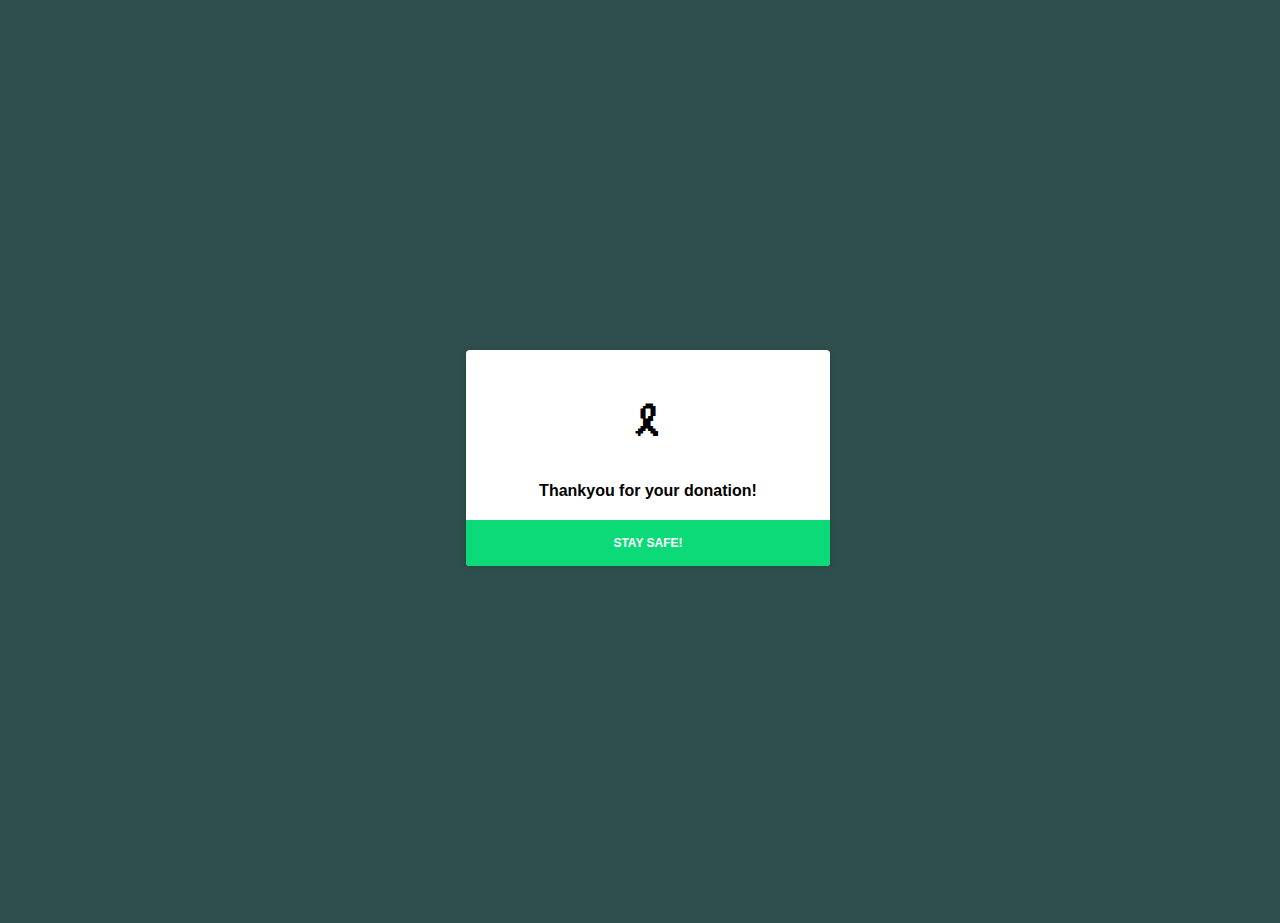
<file: confetti.html>
<!DOCTYPE html>
<html>
    <head>
     <meta name="viewport" content="width=device-width,initial-scale=1,maximum-scale=1,user-scalable=no">
    <meta charset="utf-8">
   <title>Let's Fight Cancer</title>
    </head>
    <style>
 :root {
  border-color: #D7DBE3;
  font-family: -apple-system, BlinkMacSystemFont, 'Roboto', 'Open Sans', 'Helvetica Neue', sans-serif;
  --green: #0CD977;
  --red: #FF1C1C;
  --pink: #FF93DE;
  --purple: #5767ED;
  --yellow: #FFC61C;
  --rotation: 0deg;
  }

body {
  overflow: hidden;
  width: 100%;
  height: 100%;
    background-color: darkslategrey;
}

.wrapper {
  display: flex;
  justify-content: center;
  align-items: center;
  height: 100vh;
  
}

.modal {
  width: 300px;
  margin: 0 auto;
  border: 1px solid var(--border-color);
  box-shadow: 0px 0px 5px rgba(0,0,0,0.16);
  background-color: #fff;
  border-radius: 0.25rem;
  padding: 2rem;
  z-index: 1;
}

.emoji {
  display: block;
  text-align: center;
  font-size: 5rem;
  line-height: 5rem;
  transform: scale(0.5);
  animation: scaleCup 2s infinite alternate;
 
}

@keyframes scaleCup {
  0% {
    transform: scale(0.6);
  } 
  
  100% {
    transform: scale(1);
  }
}

h1 {
  text-align: center;
  font-size: 1em;
  margin-top: 20px;
  margin-bottom: 20px;
}


.modal-btn {
  display: block;
  margin: 0 -2rem -2rem -2rem;
  padding: 1rem 2rem;
  font-size: .75rem;
  text-transform: uppercase;
  text-align: center;
  color: #fff;
  font-weight: 600;
  border-radius: 0 0 .25rem .25rem;
  background-color: var(--green);
  text-decoration: none;
}

@keyframes confettiRain {
  0% {
    opacity: 1;
    margin-top: -100vh;
    margin-left: -200px;
  } 
  
  100% {
    opacity: 1;
    margin-top: 100vh;
    margin-left: 200px;
  }
}

.confetti {
  opacity: 0;
  position: absolute;
  width: 1rem;
  height: 1.5rem;
  transition: 500ms ease;
  animation: confettiRain 5s infinite;
}

#confetti-wrapper {
   overflow: hidden !important;
}

}
    </style>
    <body>
        <div class="wrapper">
  <div class="modal">
    <span class="emoji round">🎗</span>
    <h1>Thankyou for your donation!</h1>
    <a href="#" class="modal-btn">stay safe!</a>
  </div>
  <div id="confetti-wrapper">
  </div>
</div>
    </body>
    <script>
      for(i=0; i<100; i++) {
  var randomRotation = Math.floor(Math.random() * 360);
  
  var randomScale = Math.random() * 1;
  
  var randomWidth = Math.floor(Math.random() * Math.max(document.documentElement.clientWidth, window.innerWidth || 0));
  var randomHeight =  Math.floor(Math.random() * Math.max(document.documentElement.clientHeight, window.innerHeight || 500));
  

  var randomAnimationDelay = Math.floor(Math.random() * 15);
  console.log(randomAnimationDelay);


  var colors = ['#0CD977', '#FF1C1C', '#FF93DE', '#5767ED', '#FFC61C', '#8497B0']
  var randomColor = colors[Math.floor(Math.random() * colors.length)];

  var confetti = document.createElement('div');
  confetti.className = 'confetti';
  confetti.style.top=randomHeight + 'px';
  confetti.style.right=randomWidth + 'px';
  confetti.style.backgroundColor=randomColor;
  confetti.style.obacity=randomScale;
  confetti.style.transform='skew(15deg) rotate(' + randomRotation + 'deg)';
  confetti.style.animationDelay=randomAnimationDelay + 's';
  document.getElementById("confetti-wrapper").appendChild(confetti);
}
    </script>
</html>
</file>
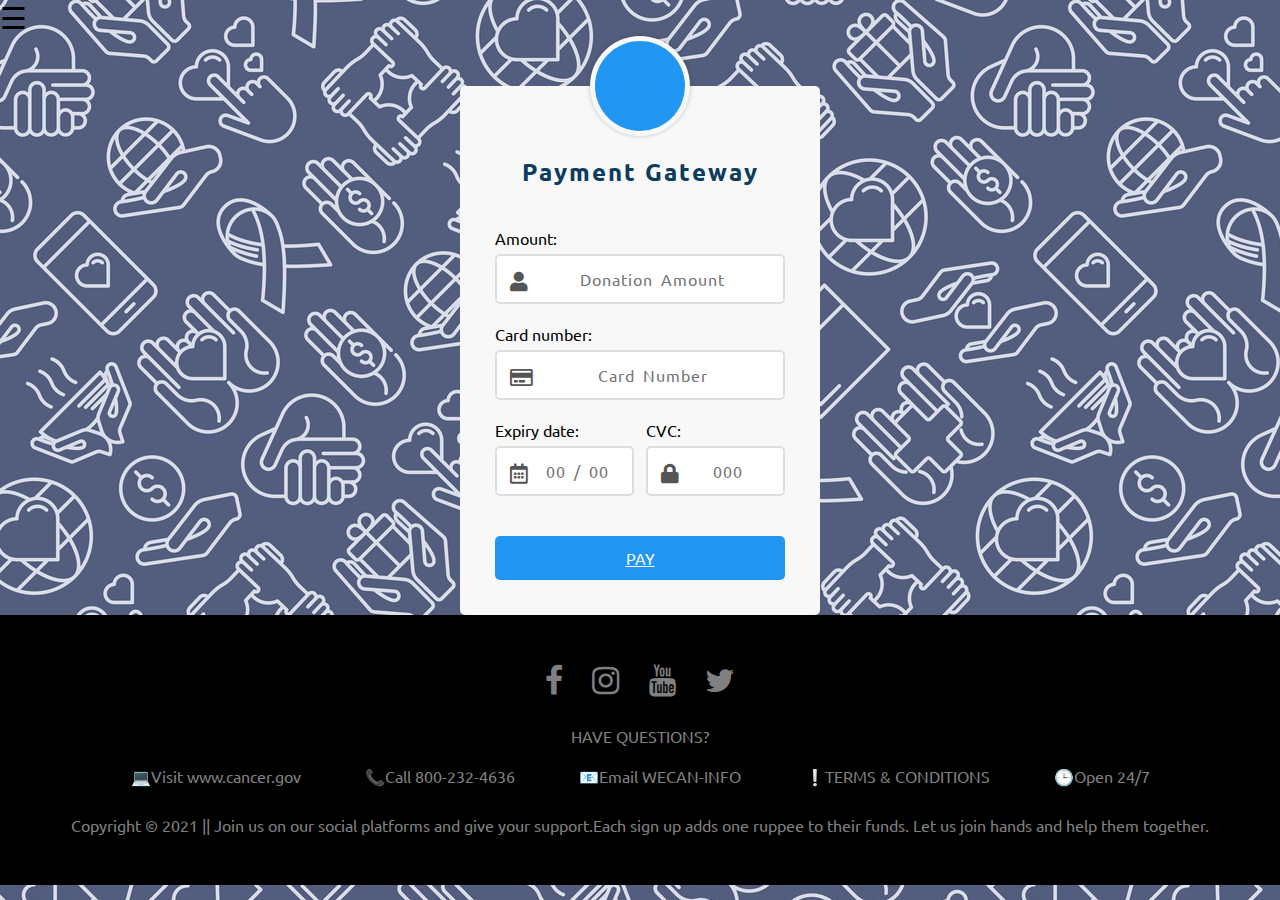
<file: form.html>
<!DOCTYPE html>
<html>
<head>
     <meta name="viewport" content="width=device-width,initial-scale=1,maximum-scale=1,user-scalable=no">
    <meta charset="utf-8">
    <link rel="stylesheet" href="https://use.fontawesome.com/releases/v5.4.2/css/all.css">
    <link rel="stylesheet" href="https://cdnjs.cloudflare.com/ajax/libs/font-awesome/4.7.0/css/font-awesome.min.css">
    <title>Let's Fight Cancer</title>
    <style>
    @import url('https://fonts.googleapis.com/css?family=Baloo+Bhaijaan|Ubuntu');
        .sidenav {
  height: 100%; 
  width: 0; 
  position: fixed; 
  z-index: 1; 
  top: 0;
  left: 0;
  background-color: #111; 
  overflow-x: hidden; 
  padding-top: 60px; 
  transition: 0.5s; 
}
.sidenav a {
  padding: 8px 8px 8px 32px;
  text-decoration: none;
  font-size: 25px;
  color: #818181;
  display: block;
  transition: 0.3s;
}
.sidenav a:hover {
  color: #f1f1f1;
}
.sidenav .closebtn {
  position: absolute;
  top: 0;
  right: 25px;
  font-size: 36px;
  margin-left: 50px;
}
#main {
  transition: margin-left .5s;
  padding: 20px;
}

@media screen and (max-height: 450px) {
  .sidenav {padding-top: 15px;}
  .sidenav a {font-size: 18px;}
}
        

*{
  margin: 0;
  padding: 0;
  box-sizing: border-box;
  font-family: 'Ubuntu', sans-serif;
}

body{
  margin: 0 10px;
  background-image: url(images/formpattern.jpg);
}

.payment{
  background: #f8f8f8;
  max-width: 360px;
  margin: 50px auto;
  height: auto;
  padding: 35px;
  padding-top: 70px;
  border-radius: 5px;
  position: relative;
    margin-bottom: 0px;
}

.payment h2{
  text-align: center;
  letter-spacing: 2px;
  margin-bottom: 40px;
  color: #0d3c61;
}

.form .label{
  display: block;
  margin-bottom: 6px;
}

.input{
  padding: 13px 0px 13px 25px;
  width: 100%;
  text-align: center;
  border: 2px solid #dddddd;
  border-radius: 5px;
  letter-spacing: 1px;
  word-spacing: 3px;
  outline: none;
  font-size: 16px;
  color: #555555;
}

.card-grp{
  display: flex;
  justify-content: space-between;
}

.card-item{
  width: 48%;
}

.space{
  margin-bottom: 20px;
}

.icon-relative{
  position: relative;
}

.icon-relative .fas,
.icon-relative .far{
  position: absolute;
  bottom: 12px;
  left: 15px;
  font-size: 20px;
  color: #555555;
}

.btn{
  margin-top: 40px;
  background: #2196F3;
  padding: 12px;
  text-align: center;
  color: #f8f8f8;
  border-radius: 5px;
  cursor: pointer;
}


.payment-logo{
  position: absolute;
  top: -50px;
  left: 50%;
  transform: translateX(-50%);
  width: 100px;
  height: 100px;
  background: #f8f8f8;
  border-radius: 50%;
  box-shadow: 0 0 5px rgba(0,0,0,0.2);
  text-align: center;
  line-height: 85px;
}

.payment-logo:before{
  content: "";
  position: absolute;
  top: 5px;
  left: 5px;
  width: 90px;
  height: 90px;
  background: #2196F3;
  border-radius: 50%;
}

.payment-logo p{
  position: relative;
  color: #f8f8f8;
  font-family: 'Baloo Bhaijaan', cursive;
  font-size: 58px;
}


@media screen and (max-width: 420px){
  .card-grp{
    flex-direction: column;
  }
  .card-item{
    width: 100%;
    margin-bottom: 20px;
  }
  .btn{
    margin-top: 20px;
  }
}
        
/*        footer*/
        body{
margin:0;
overflow-x:hidden;
}

.footer{
background:#000;
padding:30px 0px;
font-family: 'Play', sans-serif;
text-align:center;
}

.footer .row{
width:100%;
margin:1% 0%;
padding:0.6% 0%;
color:gray;
font-size:1em;
}

.footer .row a{
text-decoration:none;
color:gray;
transition:0.5s;
}

.footer .row a:hover{
color:#fff;
}

.footer .row ul{
width:100%;
}

.footer .row ul li{
display:inline-block;
margin:0px 30px;
}

.footer .row a i{
font-size:2em;
margin:0% 1%;
}

@media (max-width:720px){
.footer{
text-align:left;
padding:5%;
}
.footer .row ul li{
display:block;
margin:10px 0px;
text-align:left;
}
.footer .row a i{
margin:0% 3%;
}
}
/*        footer end*/      
    </style>
    </head>
<body>
    
    <!--      nav bar-->
      <div id="mySidenav" class="sidenav" >
  <a href="javascript:void(0)" class="closebtn" onclick="closeNav()">&times;</a>
  <a href="index.html">HOME</a>
  <a href="index2.html">THOUGHTS</a>
  <a href="index3.html">LIFE STORY</a>
  <a href="index4.html">DONATE</a>
  <a href="#contact">CONTACT US</a>
</div>

<!-- Use any element to open the sidenav -->
<span style="cursor:pointer;font-size: 30px" onclick="openNav()">&#9776;</span>
<!---->
   
<div class="wrapper">
  <div class="payment">
    <div class="payment-logo">
      <p></p>
    </div>
    
    
    <h2>Payment Gateway</h2>
    <div class="form">
      <div class="card space icon-relative">
        <label class="label">Amount:</label>
        <input type="text" class="input" placeholder="Donation Amount"  >
        <i class="fas fa-user"></i>
      </div>
      <div class="card space icon-relative">
        <label class="label">Card number:</label>
        <input type="text" class="input" data-mask="0000 0000 0000 0000" placeholder="Card Number">
        <i class="far fa-credit-card"></i>
      </div>
      <div class="card-grp space">
        <div class="card-item icon-relative">
          <label class="label">Expiry date:</label>
          <input type="text" name="expiry-data" class="input"  placeholder="00 / 00">
          <i class="far fa-calendar-alt"></i>
        </div>
        <div class="card-item icon-relative">
          <label class="label">CVC:</label>
          <input type="text" class="input" data-mask="000" placeholder="000">
          <i class="fas fa-lock"></i>
        </div>
      </div>
        
      <div class="btn">
        <a href="confetti.html" class="btn" text-decoration="none" >PAY</a>
      </div> 
      
    </div>
  </div>
</div>
     <script>
function openNav() {
  document.getElementById("mySidenav").style.width = "250px";
  document.getElementById("main").style.marginLeft = "250px";
}

function closeNav() {
  document.getElementById("mySidenav").style.width = "0";
  document.getElementById("main").style.marginLeft = "0";
}</script>
<footer>
<div class="footer" >
<div class="row">
<a href="#"><i class="fa fa-facebook"></i></a>
<a href="#"><i class="fa fa-instagram"></i></a>
<a href="#"><i class="fa fa-youtube"></i></a>
<a href="#"><i class="fa fa-twitter"></i></a>
</div>

<div class="row">
    <p><a href="#">HAVE QUESTIONS?</a></p><br>
<ul>

    <li><a href="https://www.cancer.gov"><a name="contact"></a>💻Visit www.cancer.gov</li>
<li><a href="#">📞Call 800-232-4636</a></li>
<li><a href="#">📧Email WECAN-INFO</a></li>
<li><a href="#">❕TERMS & CONDITIONS</a></li>
<li><a href="#">🕒Open 24/7</a></li>
</ul>
</div>

<div class="row">
Copyright © 2021 || Join us on our social platforms and give your support.Each sign up adds one ruppee to their funds.
                    Let us join hands and help them together.
</div>
</div>
</footer>  
</body>
</html>
</file>
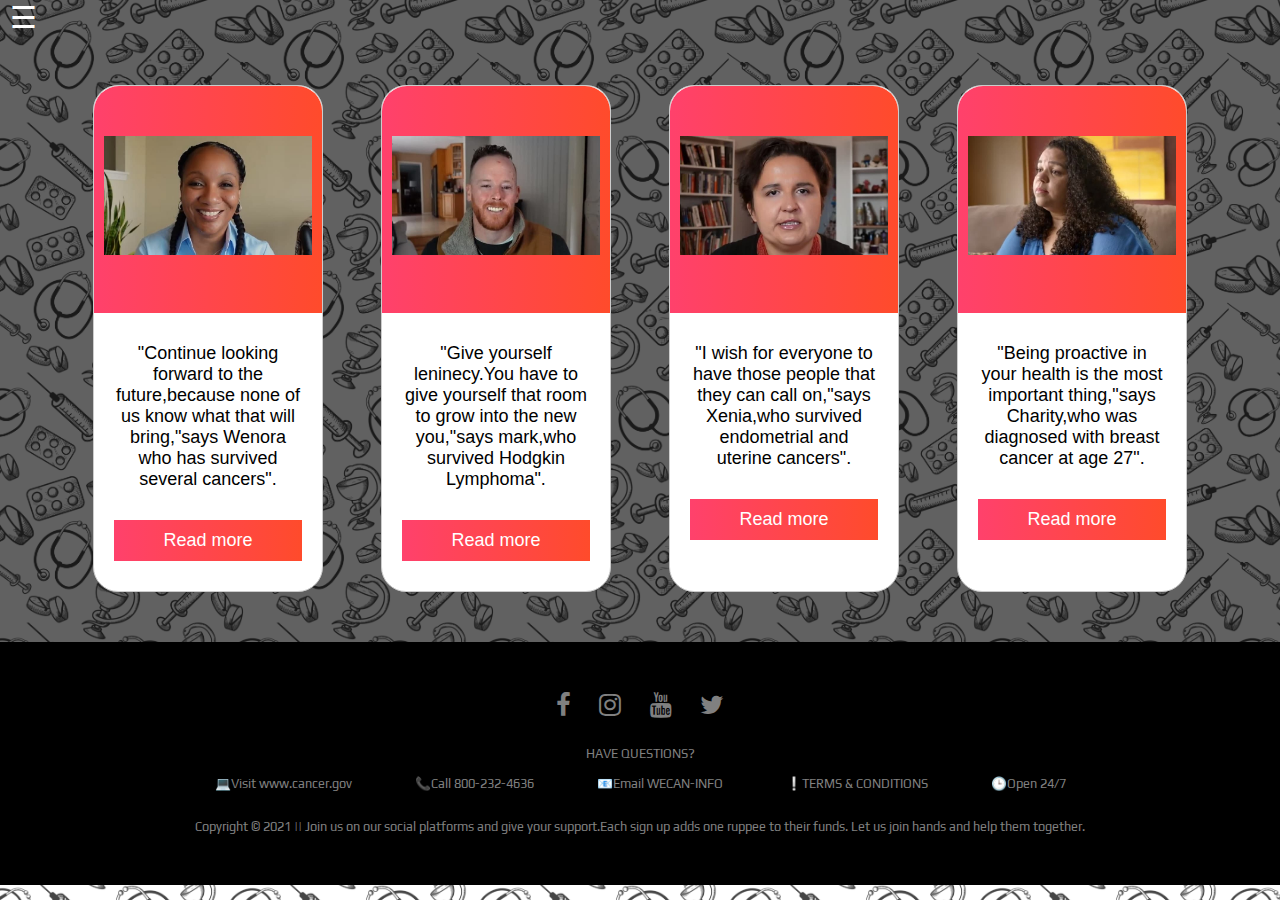
<file: index2.html>
<!DOCTYPE html>
<html>

<head>
  <meta charset="UTF-8">
  <meta name="viewport" content="width=device-width, initial-scale=1.0">
  <link rel="stylesheet" href="index1.css">
  <title>Let's Fight Cancer</title>
  <style></style>

</head>

<body class="index2Body">
  <div class="index2Content">
    <!--      nav bar-->
    <div id="mySidenav" class="sidenav">
      <a href="javascript:void(0)" class="closebtn" onclick="closeNav()">&times;</a>
      <a href="index.html">HOME</a>
      <a href="index2.html">THOUGHTS</a>
      <a href="index3.html">LIFE STORY</a>
      <a href="index4.html">DONATE</a>
      <a href="#contact">CONTACT US</a>
    </div>

    <!-- Use any element to open the sidenav -->
    <span style="cursor:pointer;font-size: 30px" onclick="openNav()" class="index2Span">&#9776;</span>
    <!---->
    <div class="index2container">

      <div class="heading">
        <!--      <h1>Css Responsive Flexbox Cards</h1>-->
      </div>
      <div class="row">
        <div class="card">
          <div class="card-header">
            <h1><img src="images/wenora.jpg" style="width:100%"></h1>
          </div>
          <div class="card-body">
            <p>
              "Continue looking forward to the future,because none of us know what that will bring,"says Wenora who has
              survived several cancers".
            </p>
            <a href="#" class="btn">Read more</a>
          </div>
        </div>
        <div class="card">
          <div class="card-header">
            <h1><img src="images/mark.jpg" style="width:100%"></h1>
          </div>
          <div class="card-body">
            <p>
              "Give yourself leninecy.You have to give yourself that room to grow into the new you,"says mark,who
              survived
              Hodgkin Lymphoma".
            </p>
            <a href="#" class="btn">Read more</a>
          </div>
        </div>
        <div class="card">
          <div class="card-header">
            <h1><img src="images/xenia.jpg" style="width:100%"></h1>
          </div>
          <div class="card-body">
            <p>
              "I wish for everyone to have those people that they can call on,"says Xenia,who survived endometrial and
              uterine cancers".
            </p>
            <a href="#" class="btn">Read more</a>
          </div>
        </div>
        <div class="card">
          <div class="card-header">
            <h1><img src="images/charity.jpg" style="width:100%"></h1>
          </div>
          <div class="card-body">
            <p>
              "Being proactive in your health is the most important thing,"says Charity,who was diagnosed with breast
              cancer at age 27".
            </p>
            <a href="#" class="btn">Read more</a>
          </div>
        </div>
      </div>
    </div>
  </div>
  <script>
    /* Set the width of the side navigation to 250px and the left margin of the page content to 250px */
    function openNav() {
      document.getElementById("mySidenav").style.width = "250px";
      document.getElementById("main").style.marginLeft = "250px";
    }

    /* Set the width of the side navigation to 0 and the left margin of the page content to 0 */
    function closeNav() {
      document.getElementById("mySidenav").style.width = "0";
      document.getElementById("main").style.marginLeft = "0";
    }
  </script>

  <!--FONT AWESOME-->
  <link rel="stylesheet" href="https://cdnjs.cloudflare.com/ajax/libs/font-awesome/4.7.0/css/font-awesome.min.css">

  <!--GOOGLE FONTS-->
  <link rel="preconnect" href="https://fonts.gstatic.com">
  <link href="https://fonts.googleapis.com/css2?family=Fredoka+One&family=Play&display=swap" rel="stylesheet">


  <footer>
    <div class="footer index2footer">
      <div class="row-footer">
        <a href="#"><i class="fa fa-facebook"></i></a>
        <a href="#"><i class="fa fa-instagram"></i></a>
        <a href="#"><i class="fa fa-youtube"></i></a>
        <a href="#"><i class="fa fa-twitter"></i></a>
      </div>

      <div class="row-footer">
          <p><a href="#">HAVE QUESTIONS?</a></p><br>
        
        <ul>

            <li><a href="https://www.cancer.gov"></a><a name="contact"></a>💻Visit www.cancer.gov</li>
          <li><a href="#">📞Call 800-232-4636</a></li>
          <li><a href="#">📧Email WECAN-INFO</a></li>
          <li><a href="#">❕TERMS & CONDITIONS</a></li>
          <li><a href="#">🕒Open 24/7</a></li>
        </ul>
      </div>

      <div class="row-footer">
        Copyright © 2021 || Join us on our social platforms and give your support.Each sign up adds one ruppee to their
        funds.
        Let us join hands and help them together.
      </div>
    </div>
  </footer>


</body>

</html>
</file>
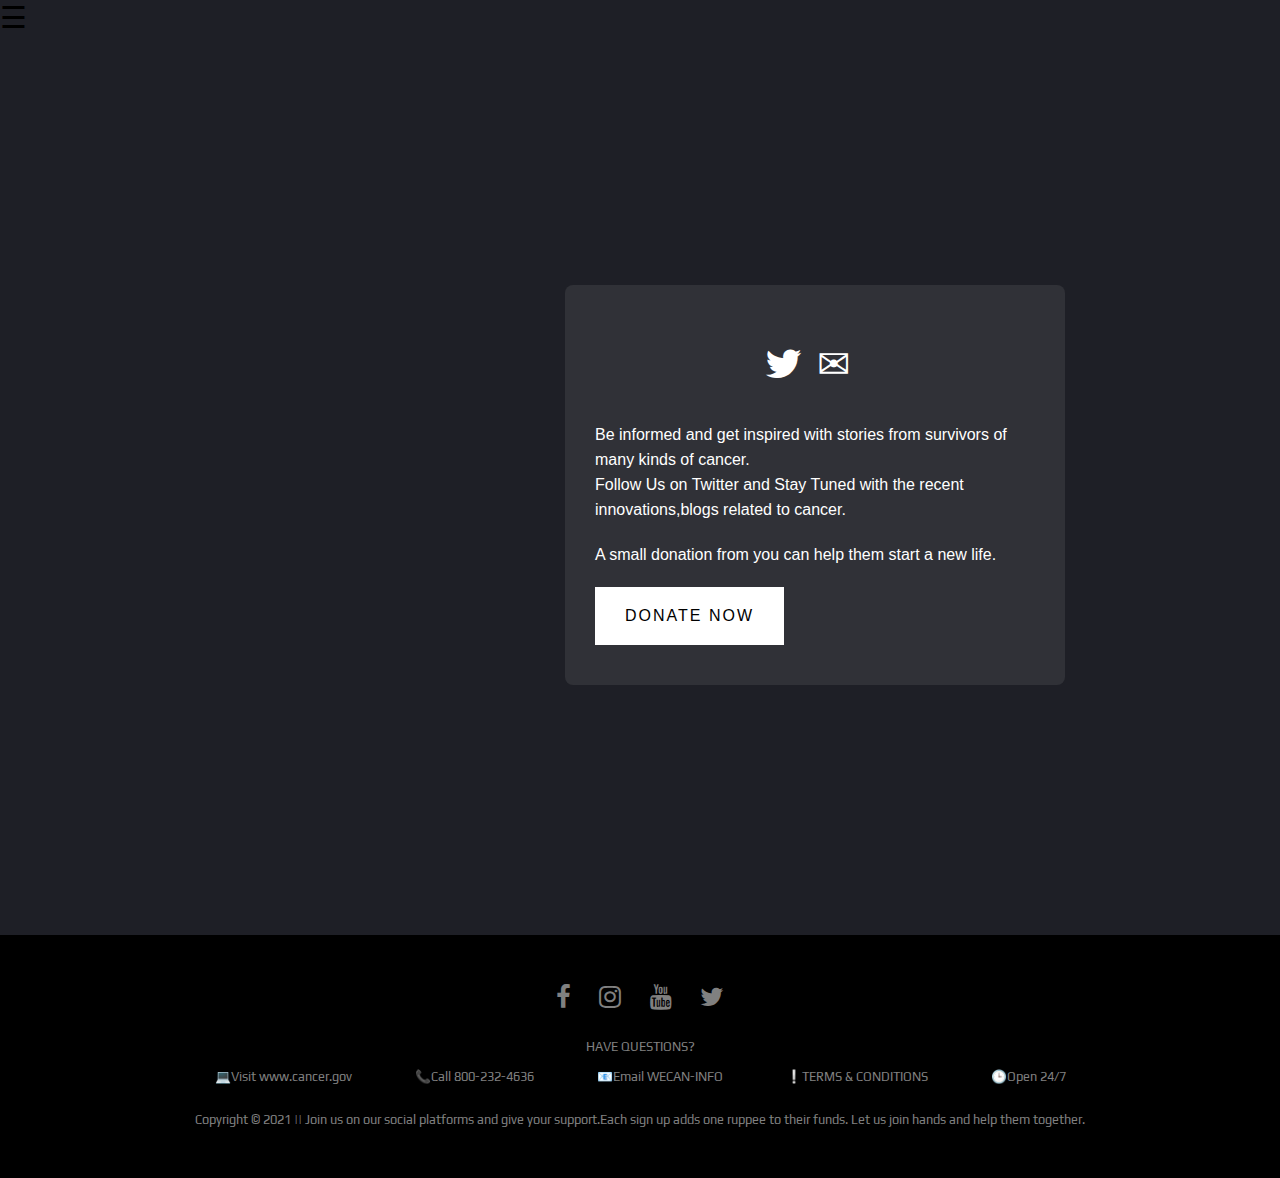
<file: index4.html>
<!DOCTYPE html>
<html>
   <head>
       <link rel="stylesheet" href="https://cdnjs.cloudflare.com/ajax/libs/font-awesome/4.7.0/css/font-awesome.min.css">
        <meta name="viewport" content="width=device-width,initial-scale=1,maximum-scale=1,user-scalable=no">
        <meta charset="utf-8">
       <link rel="stylesheet" href="index1.css">
       <title>Let's Fight Cancer</title>
<style>
 @import url("https://fonts.googleapis.com/css2?family=Montserrat:wght@300;500&display=swap");        

.nav-bar{
    width: 100%;
    height: 35px;
    background-color:#1e1f26;
    margin:0px;
    padding: 0px;
}          
            
     
#mail_button{
/*    height: 0px;*/
    padding:15px;
    background-color:  #303137;
    border:#1e1f26;  
    color: white;
    cursor: pointer;
    font-size: 40px;
}
            
            
</style>
</head>
<body>
<div class=nav-bar>
           
        
<div id="mySidenav" class="sidenav" >
  <a href="javascript:void(0)" class="closebtn" onclick="closeNav()">&times;</a>
  <a href="index.html">HOME</a>
  <a href="index2.html">THOUGHTS</a>
  <a href="index3.html">LIFE STORY</a>
  <a href="index4.html">DONATE</a>
  <a href="#contact">CONTACT US</a>
</div>

<span style="cursor:pointer;font-size: 30px" onclick="openNav()">&#9776;</span>
<!----> 
</div>

<section> 
  <div class="index4container">
    <div class="left"></div>
    <div class="right">
      <div class="content">
         

          <h1><i class="fa fa-twitter"></i><button type="submit" class="mail_class" id="mail_button" onclick="popup">✉</button> </h1>
        <p>Be informed and get inspired with stories from survivors of many kinds of cancer.<br>
        Follow Us on Twitter and Stay Tuned with the recent innovations,blogs related to cancer.</p>
              <p>A small donation from you can help them start a new life.</p>
        <a href="form.html" id="btn">DONATE NOW</a>
          
          <div class="mail_content">
            
          </div>
         
      </div>
    </div>
  </div>
    
</section>
        <script>
            document.getElementById('btn').addEventListener('click',function(){
                document.querySelector('.wrapper').style.display='flex';
            });
function openNav() {
  document.getElementById("mySidenav").style.width = "250px";
  document.getElementById("main").style.marginLeft = "250px";
}
function closeNav() {
  document.getElementById("mySidenav").style.width = "0";
  document.getElementById("main").style.marginLeft = "0";
}</script>
        <!--FONT AWESOME-->

<!--GOOGLE FONTS-->
<link rel="preconnect" href="https://fonts.gstatic.com">
<link href="https://fonts.googleapis.com/css2?family=Fredoka+One&family=Play&display=swap" rel="stylesheet"> 
        
        
        <footer>
<div class="footer">
<div class="row-footer">
<a href="#"><i class="fa fa-facebook"></i></a>
<a href="#"><i class="fa fa-instagram"></i></a>
<a href="#"><i class="fa fa-youtube"></i></a>
<a href="#"><i class="fa fa-twitter"></i></a>
</div>

<div class="row-footer">
    <p><a href="#">HAVE QUESTIONS?</a></p><br>
<ul>

    <li><a href="https://www.cancer.gov"></a><a name="contact"></a>💻Visit www.cancer.gov</li>
<li><a href="#">📞Call 800-232-4636</a></li>
<li><a href="#">📧Email WECAN-INFO</a></li>
<li><a href="#">❕TERMS & CONDITIONS</a></li>
<li><a href="#">🕒Open 24/7</a></li>
</ul>
</div>

<div class="row-footer">
Copyright © 2021 || Join us on our social platforms and give your support.Each sign up adds one ruppee to their funds.
                    Let us join hands and help them together.
</div>
</div>
</footer>
 </body>
</html>
</file>
<file: index1.css>
* {
  margin: 0;
  padding: 0;
  box-sizing: border-box;
}


/* The side navigation menu */
.sidenav {
  height: 100%;
  width: 0;
  position: fixed;
  z-index: 1;
  top: 0;
  left: 0;
  background-color: white;
  overflow-x: hidden;
  padding-top: 60px;
  transition: 0.5s;
}

.sidenav a {
  padding: 8px 8px 8px 32px;
  text-decoration: none;
  font-size: 25px;
  color: #818181;
  display: block;
  transition: 0.3s;
}

.sidenav a:hover {
  color: maroon;
}

.sidenav .closebtn {
  position: absolute;
  top: 0;
  right: 25px;
  font-size: 36px;
  margin-left: 50px;
}

#main {
  transition: margin-left .5s;
  padding: 20px;
}

@media screen and (max-height: 450px) {
  .sidenav {
    padding-top: 15px;
  }

  .sidenav a {
    font-size: 18px;
  }
}

/*----------------INDEX1------------*/
:root {
  --clr-primary: #12e7c0;
  --clr-graylight: #f3f3f3;
  --clr-graymed: #c4c4c4;
  --border-radius: 0.5rem;
}

*:before,
*:after {
  box-sizing: border-box;
  margin: 0;
  padding: 0;
}

body {
  font-family: "Playfair Display", serif;
  background: var(--clr-graylight);
}

.index1bgVid {
  width: 100vw;
}

.index1bgVid video {
  width: 100%;
}

/* main {
  margin: 2rem;
} */

.mainContent {
  position: absolute;
  top: 0;
  left: 0;

}

h1 {
  text-align: center;
}

.weCanFightHeading {
  font-size: 4rem;
  color: white;
}

.letUsPrayHeading {
  background: #ffffffc9;
  color: maroon;
  width: 100%;
  padding: 1vw;
}

.wrapper {
  counter-reset: number;
  display: flex;
  flex-wrap: wrap;
  justify-content: space-evenly;
  margin: 4rem 0;
}

.container {
  box-shadow: 0px 0px 20px var(--clr-graymed);
  border-radius: var(--border-radius);
  padding: 2rem;
  width: 300px;
  margin: 0 0.5rem 4rem;
  background: #ffffffeb;
  text-align: center;
  position: relative;
  transition: all 0.2s ease-in-out;
}

.container:hover {
  transform: scale(1.06);
  background-color: rgba(255, 192, 203, 0.911);
}

.container:hover .index1CardTitle {
  color: purple;
}

.index1Hamburger{
  color: white;
  margin: 10px;
}

.index1CardTitle{
  color: maroon;
}

.container::before {
  counter-increment: number;
  /*  content: counter(number);*/
  width: 4rem;
  height: 4rem;
  background: var(--clr-primary);
  position: absolute;
  display: block;
  border-radius: 50%;
  top: -2rem;
  left: 7.4rem;
  font-size: 3rem;
  font-weight: bold;
  line-height: 3rem;
}

.title {
  margin: 2rem 0 1rem 0;
}

/*index3*/
.carousel-cell{
  display: flex;
    flex-direction: column;
    justify-content: space-between;
    color: rgb(0, 0, 0);
}

.carousel-cell h4, .carousel-cell a{
  color: white;
  text-align: center;
}

.carousel-cell h4 {
  font-size: 1.5rem;
}

.carousel-cell a:hover{
  transform: scale(1.05);
}

.flickity-viewport {
  margin-bottom: 50px;
}


.carousel {
  /*  background:darkslategray;*/
    opacity:1;
}

.carousel-cell {
  width: 25%;
  height: 400px;
  margin-right: 10px;
  margin-top: 80px;
  background: linear-gradient(to right, #ff416c, #ff4b2b);
  border-radius: 30px;
  counter-increment: carousel-cell;
  padding: 25px;
  margin-bottom: 4px;
}

.carousel-cell.is-selected {
  background: linear-gradient(to right, #ff416c, #ff4b2b);
}


/*INDEX 2*/
* {
  padding: 0;
  margin: 0;
  box-sizing: border-box;
}

body {
  background: #dddddd;
  font-family: sans-serif;
}

.index2Body{
  background: url(images/index2pattern.jpg);
  background-size: 250px 250px;
}

.index2Content{
  background: #0000009e;
  /* height: 100vh; */
}

.index2container {
  width: 90%;
  margin: 50px auto;
}

.heading {
  text-align: center;
  font-size: 30px;
  margin-bottom: 50px;
}

.row {
  display: flex;
  flex-direction: row;
  justify-content: space-around;
  flex-flow: wrap;
}

.card {
  width: 20%;
  background: #fff;
  border: 1px solid #ccc;
  margin-bottom: 50px;
  transition: 0.3s;
  border-radius: 25px;
}

.card-header {
  text-align: center;
  padding: 50px 10px;
  background: linear-gradient(to right, #ff416c, #ff4b2b);
  color: #fff;
  border-radius: 25px 25px 0 0;
}

.card-body {
  padding: 30px 20px;
  text-align: center;
  font-size: 18px;
}

.card-body .btn {
  display: block;
  color: #fff;
  text-align: center;
  background: linear-gradient(to right, #ff416c, #ff4b2b);
  margin-top: 30px;
  text-decoration: none;
  padding: 10px 5px;
}

.card:hover {
  transform: scale(1.05);
  box-shadow: 0 0 40px -10px rgba(0, 0, 0, 0.25);
}

.index2footer{
  margin-top: -50px;
}

@media screen and (max-width: 1100px) {
  .index1bgVid video{
    display: none;
  }

  .index1footer{
    margin-top: -60px;
  }

  .index1mainContent{
    background: rgba(0, 0, 0, 0.7);
  }


  .index1bgVid{
    background: url(images/index1pattern.jpg);
    background-image: 200px 200px;
    background-repeat: repeat;
  }


  .weCanFightHeading{
    /* color: maroon; */
  }

  .index1Hamburger{
    color: maroon;
  }

  .mainContent{
    position:static;
  }
}

@media screen and (max-width: 1000px) {
  .card {
    width: 40%;
  }

  
}

@media screen and (max-width: 620px) {
  .container {
    width: 100%;
  }

  .heading {
    padding: 20px;
    font-size: 20px;
  }

  .card {
    width: 80%;
  }
}

.nav {
  color: grey;
  float: left;
  margin-top: 10px;
}

.index2Span{
  color: white;
  margin: 10px;
}


/*INDEX 4 */
html {
  font-family: "Montserrat";
}
section {
  min-height: 100vh;
  width: 100%;
  display: flex;
  align-items: center;
  justify-content: center;
  background-color: #1e1f26;
}
.index4container {
  width: 90%;
  max-width: 1000px;
  margin: 50px auto;
  display: flex;
  align-items: center;
  justify-content: center;
}
.left {
  width: 50%;
  height: 600px;
  background: url(https://images.unsplash.com/photo-1579684385127-1ef15d508118?ixid=MnwxMjA3fDB8MHxzZWFyY2h8Mjl8fGNhbmNlcnxlbnwwfHwwfHw%3D&ixlib=rb-1.2.1&auto=format&fit=crop&w=500&q=60)
    no-repeat center / cover;
  border-radius: 8px;
}
.right {
  width: 50%;
  min-height: 400px;
  background-color: #303137;
  display: flex;
  align-items: center;
  justify-content: center;
  padding: 30px;
  border-radius: 8px;
  color: white;
  margin-left: -150px;
}
.right h1 {
  font-size: 40px;
  font-weight: lighter;
}
.right p {
  margin: 20px 0;
  font-weight: 500;
  line-height: 25px;
}
.right a {
  text-decoration: none;
  text-transform: uppercase;
  background-color: white;
  color: black;
  padding: 20px 30px;
  display: inline-block;
  letter-spacing: 2px;
}

@media only screen and (max-width: 768px) {
  .index4container {
    flex-direction: column;
    width: 100%;
    margin: 0 20px;
  }
  .left {
    width: 100%;
    height: 400px;
  }
  .right {
    width: 90%;
    margin: 0;
    margin-top: -100px;
  }
}



/*INDEX4 end*/







/*footer----------*/
body {
  margin: 0;
  overflow-x: hidden;
}



.footer {
  background: #000;
  padding: 30px 0px;
  font-family: 'Play', sans-serif;
  text-align: center;
}

.footer .row-footer {
  width: 100%;
  margin: 1% 0%;
  padding: 0.6% 0%;
  color: gray;
  font-size: 0.8em;
}

.footer .row-footer a {
  text-decoration: none;
  color: gray;
  transition: 0.5s;
}

.footer .row-footer a:hover {
  color: #fff;
}

.footer .row-footer ul {
  width: 100%;
}

.footer .row-footer ul li {
  display: inline-block;
  margin: 0px 30px;
}

.footer .row-footer a i {
  font-size: 2em;
  margin: 0% 1%;
}

@media (max-width:720px) {
  .footer {
    text-align: left;
    padding: 5%;
  }

  .footer .row-footer ul li {
    display: block;
    margin: 10px 0px;
    text-align: left;
  }

  .footer .row-footer a i {
    margin: 0% 3%;
  }
}
</file>
